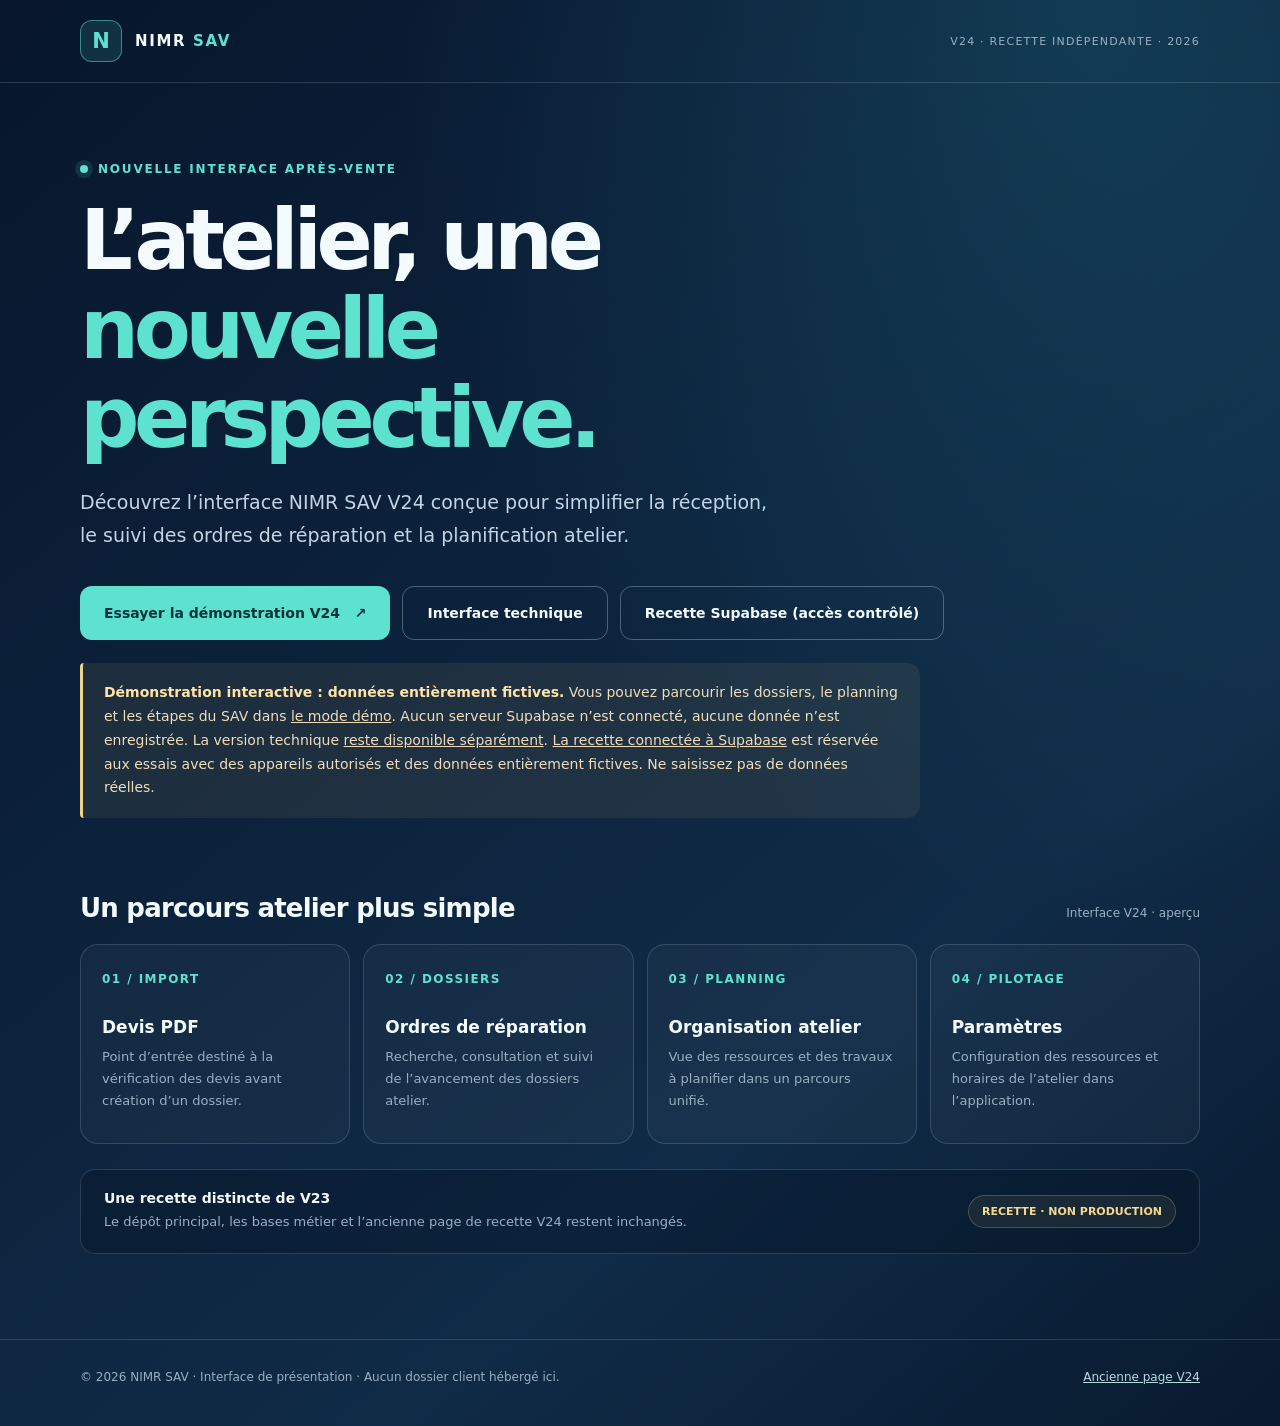
<file: index.html>
<!doctype html>
<html lang="fr">
<head>
<meta charset="UTF-8"><meta name="viewport" content="width=device-width, initial-scale=1">
<meta name="description" content="NIMR SAV V24 2026 — nouvelle interface atelier, présentation et recette frontend.">
<meta name="robots" content="noindex,nofollow"><meta name="theme-color" content="#091b33">
<meta http-equiv="Content-Security-Policy" content="default-src 'self'; script-src 'self'; style-src 'self' 'unsafe-inline'; img-src 'self' data:; font-src 'self'; object-src 'none'; base-uri 'self'; form-action 'none'; connect-src 'none'; upgrade-insecure-requests">
<title>NIMR SAV | V24 — Recette 2026</title>
<style>
:root{color-scheme:dark;font-family:system-ui,-apple-system,"Segoe UI",sans-serif;--mint:#5de2d0;--white:#f3fbfe;--muted:#9aafc2;--border:rgba(208,229,241,.16)}
*{box-sizing:border-box}body{margin:0;min-height:100vh;color:var(--white);background:radial-gradient(ellipse at 85% 0,rgba(40,143,165,.24),transparent 45%),linear-gradient(140deg,#07162c,#102b47 70%,#081a2e)}a{color:inherit}
.container{width:min(1120px,calc(100% - 44px));margin:auto}header{border-bottom:1px solid var(--border)}header .container{display:flex;justify-content:space-between;align-items:center;padding:20px 0;gap:15px}
.logo{display:flex;align-items:center;gap:13px;text-decoration:none;font-size:15px;font-weight:850;letter-spacing:.11em}.mark{display:grid;place-items:center;width:42px;height:42px;border-radius:12px;color:var(--mint);background:rgba(93,226,208,.12);border:1px solid rgba(93,226,208,.5);font-size:21px;letter-spacing:0}header small{font-size:11px;color:var(--muted);letter-spacing:.11em;text-transform:uppercase}
main{padding:75px 0 85px}.eyebrow{display:inline-flex;align-items:center;gap:10px;color:var(--mint);font-size:12px;font-weight:750;text-transform:uppercase;letter-spacing:.15em}.light{width:8px;height:8px;background:var(--mint);border-radius:50%;box-shadow:0 0 0 5px rgba(93,226,208,.12)}
h1{font-size:clamp(44px,7vw,83px);letter-spacing:-.065em;line-height:1.07;max-width:890px;margin:20px 0 23px}h1 span{color:var(--mint)}.lead{max-width:700px;color:#c2d5e4;font-size:19px;line-height:1.73;margin:0}.actions{display:flex;flex-wrap:wrap;gap:12px;margin:34px 0 23px}
.btn{display:inline-flex;align-items:center;justify-content:center;min-height:54px;padding:13px 24px;border-radius:12px;text-decoration:none;font-weight:750;font-size:14px}.primary{background:var(--mint);color:#06313a}.primary:hover{background:#8af5e7}.secondary{border:1px solid rgba(225,239,248,.3)}.secondary:hover{background:rgba(255,255,255,.07)}
.notice{max-width:840px;border-left:3px solid #efd38b;border-radius:4px 13px 13px 4px;background:rgba(232,198,111,.08);padding:18px 21px;color:#f0ddb7;line-height:1.7;font-size:14px}.notice b{color:#ffe3a6}
.subhead{display:flex;justify-content:space-between;align-items:baseline;gap:20px;margin:75px 0 21px}.subhead h2{font-size:26px;margin:0;letter-spacing:-.03em}.subhead span{font-size:12px;color:var(--muted)}
.grid{display:grid;grid-template-columns:repeat(4,minmax(0,1fr));gap:13px}.feature{border:1px solid var(--border);border-radius:18px;background:rgba(244,250,255,.035);padding:23px 21px;min-height:200px}.feature .num{color:var(--mint);font-size:12px;letter-spacing:.12em;font-weight:750}.feature h3{font-size:17px;margin:30px 0 9px}.feature p{font-size:13px;line-height:1.67;color:var(--muted);margin:0}
.stripe{display:flex;justify-content:space-between;align-items:center;gap:18px;margin-top:25px;padding:20px 23px;border:1px solid var(--border);border-radius:15px;background:rgba(0,9,23,.24)}.stripe strong{display:block;font-size:14px;margin-bottom:5px}.stripe p{font-size:13px;color:var(--muted);margin:0;line-height:1.65}.tag{flex:none;border:1px solid rgba(236,206,132,.25);background:rgba(236,206,132,.07);color:#f2d98f;font-size:11px;font-weight:800;border-radius:999px;padding:9px 13px}
footer{border-top:1px solid var(--border);padding:30px 0 42px}footer .container{display:flex;justify-content:space-between;flex-wrap:wrap;gap:18px;font-size:12px;color:var(--muted)}footer a{color:#b5dbe1}
@media(max-width:860px){.grid{grid-template-columns:repeat(2,1fr)}main{padding-top:57px}}@media(max-width:520px){.grid{grid-template-columns:1fr}.stripe{align-items:flex-start;flex-direction:column}.subhead{margin-top:55px}.subhead span,header small{display:none}h1{font-size:46px}.lead{font-size:17px}}
</style>
</head>
<body>
<header><div class="container"><a class="logo" href="./"><span class="mark">N</span><span>NIMR <span style="color:var(--mint)">SAV</span></span></a><small>V24 · Recette indépendante · 2026</small></div></header>
<main class="container">
<span class="eyebrow"><span class="light"></span> Nouvelle interface après-vente</span>
<h1>L’atelier, une <span>nouvelle perspective.</span></h1>
<p class="lead">Découvrez l’interface NIMR SAV V24 conçue pour simplifier la réception, le suivi des ordres de réparation et la planification atelier.</p>
<div class="actions"><a class="btn primary" href="./demo/">Essayer la démonstration V24 &nbsp; ↗</a><a class="btn secondary" href="./app/">Interface technique</a><a class="btn secondary" href="./recette/">Recette Supabase (accès contrôlé)</a></div>
<div class="notice" role="note"><b>Démonstration interactive : données entièrement fictives.</b> Vous pouvez parcourir les dossiers, le planning et les étapes du SAV dans <a href="./demo/">le mode démo</a>. Aucun serveur Supabase n’est connecté, aucune donnée n’est enregistrée. La version technique <a href="./app/">reste disponible séparément</a>. <a href="./recette/">La recette connectée à Supabase</a> est réservée aux essais avec des appareils autorisés et des données entièrement fictives. Ne saisissez pas de données réelles.</div>
<div class="subhead"><h2>Un parcours atelier plus simple</h2><span>Interface V24 · aperçu</span></div>
<section class="grid" aria-label="Fonctions principales">
<article class="feature"><span class="num">01 / IMPORT</span><h3>Devis PDF</h3><p>Point d’entrée destiné à la vérification des devis avant création d’un dossier.</p></article>
<article class="feature"><span class="num">02 / DOSSIERS</span><h3>Ordres de réparation</h3><p>Recherche, consultation et suivi de l’avancement des dossiers atelier.</p></article>
<article class="feature"><span class="num">03 / PLANNING</span><h3>Organisation atelier</h3><p>Vue des ressources et des travaux à planifier dans un parcours unifié.</p></article>
<article class="feature"><span class="num">04 / PILOTAGE</span><h3>Paramètres</h3><p>Configuration des ressources et horaires de l’atelier dans l’application.</p></article>
</section>
<div class="stripe"><div><strong>Une recette distincte de V23</strong><p>Le dépôt principal, les bases métier et l’ancienne page de recette V24 restent inchangés.</p></div><span class="tag">RECETTE · NON PRODUCTION</span></div>
</main>
<footer><div class="container"><span>© 2026 NIMR SAV · Interface de présentation · Aucun dossier client hébergé ici.</span><a href="https://irondrass.github.io/NIMR-SAV-V24-RECETTE/">Ancienne page V24</a></div></footer>
</body></html>
</file>
